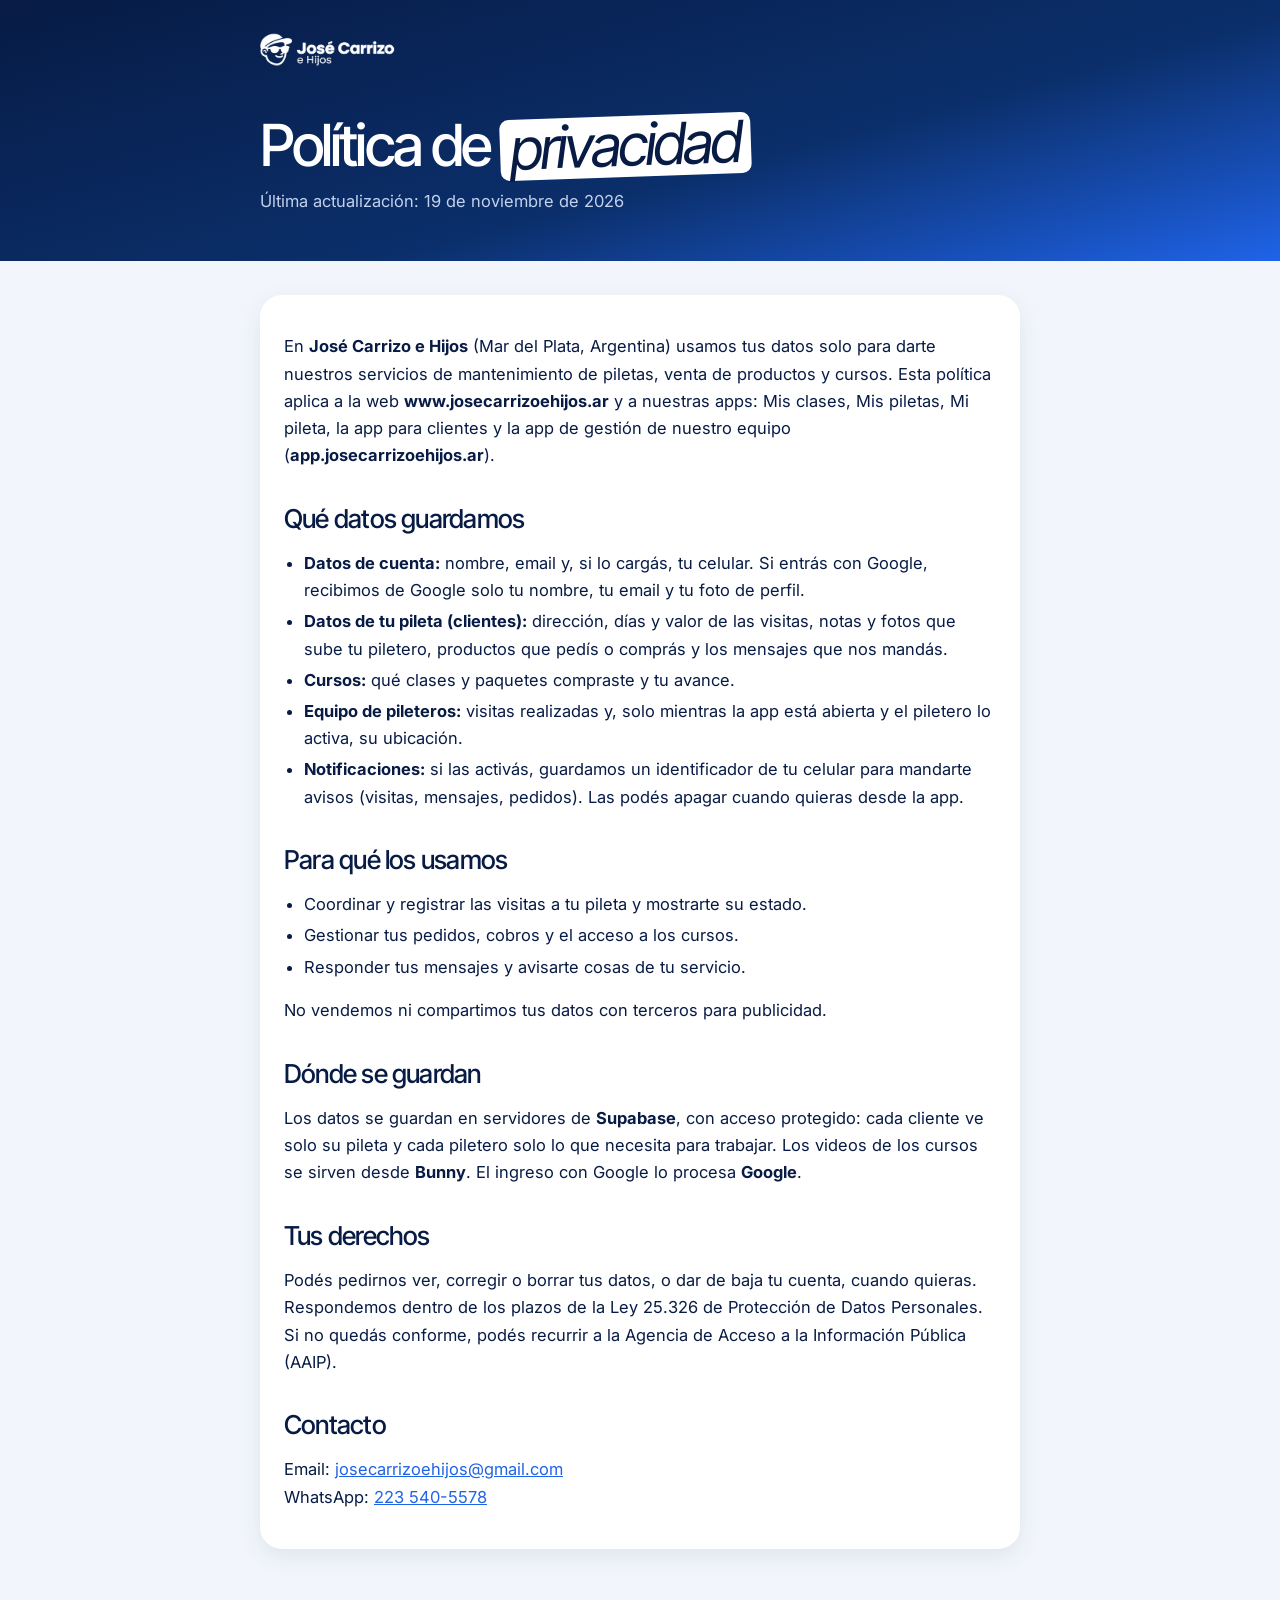
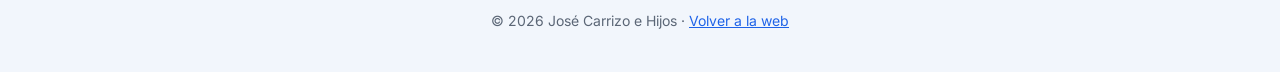
<file: privacidad.html>
<!DOCTYPE html>
<html lang="es-AR">
<head>
<meta charset="utf-8">
<meta name="viewport" content="width=device-width, initial-scale=1">
<title>Política de privacidad · José Carrizo e Hijos</title>
<meta name="description" content="Cómo José Carrizo e Hijos cuida los datos de clientes, alumnos y pileteros.">
<link rel="canonical" href="https://www.josecarrizoehijos.ar/privacidad.html">
<link rel="icon" type="image/png" href="img/icono.png">
<link rel="preconnect" href="https://fonts.googleapis.com">
<link href="https://fonts.googleapis.com/css2?family=Inter:wght@400;600&family=Inter+Tight:ital,wght@0,500;1,400&display=swap" rel="stylesheet">
<style>
:root{--ink:#071B45;--muted:#5B6676;--bg:#F2F6FC;--brand:#1F63E8}
*{box-sizing:border-box}
body{margin:0;font:16.5px/1.65 Inter,system-ui,sans-serif;color:var(--ink);background:var(--bg)}
header{background:linear-gradient(165deg,#071B45,#0B2F6B 60%,#1F63E8);color:#fff;padding:28px 20px 46px}
.wrap{max-width:760px;margin:0 auto}
header img{height:46px;width:auto}
h1{font:500 clamp(36px,7vw,58px)/1 "Inter Tight",system-ui,sans-serif;letter-spacing:-.05em;margin:34px 0 10px}
h1 em{display:inline-block;background:#fff;color:var(--ink);padding:0 .18em .06em;border-radius:.16em;font-style:italic;font-weight:400;transform:rotate(-2deg)}
header p{color:#c3d2ee;margin:0}
main{padding:34px 20px 60px}
h2{font:500 26px/1.15 "Inter Tight",system-ui,sans-serif;letter-spacing:-.03em;margin:34px 0 8px}
ul{padding-left:20px}
li{margin:4px 0}
a{color:var(--brand)}
.card{background:#fff;border-radius:22px;padding:22px 24px;box-shadow:0 8px 24px #0b254514}
footer{text-align:center;color:var(--muted);font-size:14px;padding:0 20px 40px}
</style>
</head>
<body>
<header><div class="wrap">
  <a href="./"><img src="img/logo-blanco.png" alt="José Carrizo e Hijos"></a>
  <h1>Política de <em>privacidad</em></h1>
  <p>Última actualización: 19 de noviembre de 2026</p>
</div></header>

<main><div class="wrap card">
  <p>En <b>José Carrizo e Hijos</b> (Mar del Plata, Argentina) usamos tus datos solo para darte nuestros servicios de mantenimiento de piletas, venta de productos y cursos. Esta política aplica a la web <b>www.josecarrizoehijos.ar</b> y a nuestras apps: Mis clases, Mis piletas, Mi pileta, la app para clientes y la app de gestión de nuestro equipo (<b>app.josecarrizoehijos.ar</b>).</p>

  <h2>Qué datos guardamos</h2>
  <ul>
    <li><b>Datos de cuenta:</b> nombre, email y, si lo cargás, tu celular. Si entrás con Google, recibimos de Google solo tu nombre, tu email y tu foto de perfil.</li>
    <li><b>Datos de tu pileta (clientes):</b> dirección, días y valor de las visitas, notas y fotos que sube tu piletero, productos que pedís o comprás y los mensajes que nos mandás.</li>
    <li><b>Cursos:</b> qué clases y paquetes compraste y tu avance.</li>
    <li><b>Equipo de pileteros:</b> visitas realizadas y, solo mientras la app está abierta y el piletero lo activa, su ubicación.</li>
    <li><b>Notificaciones:</b> si las activás, guardamos un identificador de tu celular para mandarte avisos (visitas, mensajes, pedidos). Las podés apagar cuando quieras desde la app.</li>
  </ul>

  <h2>Para qué los usamos</h2>
  <ul>
    <li>Coordinar y registrar las visitas a tu pileta y mostrarte su estado.</li>
    <li>Gestionar tus pedidos, cobros y el acceso a los cursos.</li>
    <li>Responder tus mensajes y avisarte cosas de tu servicio.</li>
  </ul>
  <p>No vendemos ni compartimos tus datos con terceros para publicidad.</p>

  <h2>Dónde se guardan</h2>
  <p>Los datos se guardan en servidores de <b>Supabase</b>, con acceso protegido: cada cliente ve solo su pileta y cada piletero solo lo que necesita para trabajar. Los videos de los cursos se sirven desde <b>Bunny</b>. El ingreso con Google lo procesa <b>Google</b>.</p>

  <h2>Tus derechos</h2>
  <p>Podés pedirnos ver, corregir o borrar tus datos, o dar de baja tu cuenta, cuando quieras. Respondemos dentro de los plazos de la Ley 25.326 de Protección de Datos Personales. Si no quedás conforme, podés recurrir a la Agencia de Acceso a la Información Pública (AAIP).</p>

  <h2>Contacto</h2>
  <p>Email: <a href="mailto:josecarrizoehijos@gmail.com">josecarrizoehijos@gmail.com</a><br>WhatsApp: <a href="https://wa.me/5492235405578">223 540-5578</a></p>
</div></main>
<footer>© 2026 José Carrizo e Hijos · <a href="./">Volver a la web</a></footer>
</body>
</html>
</file>
